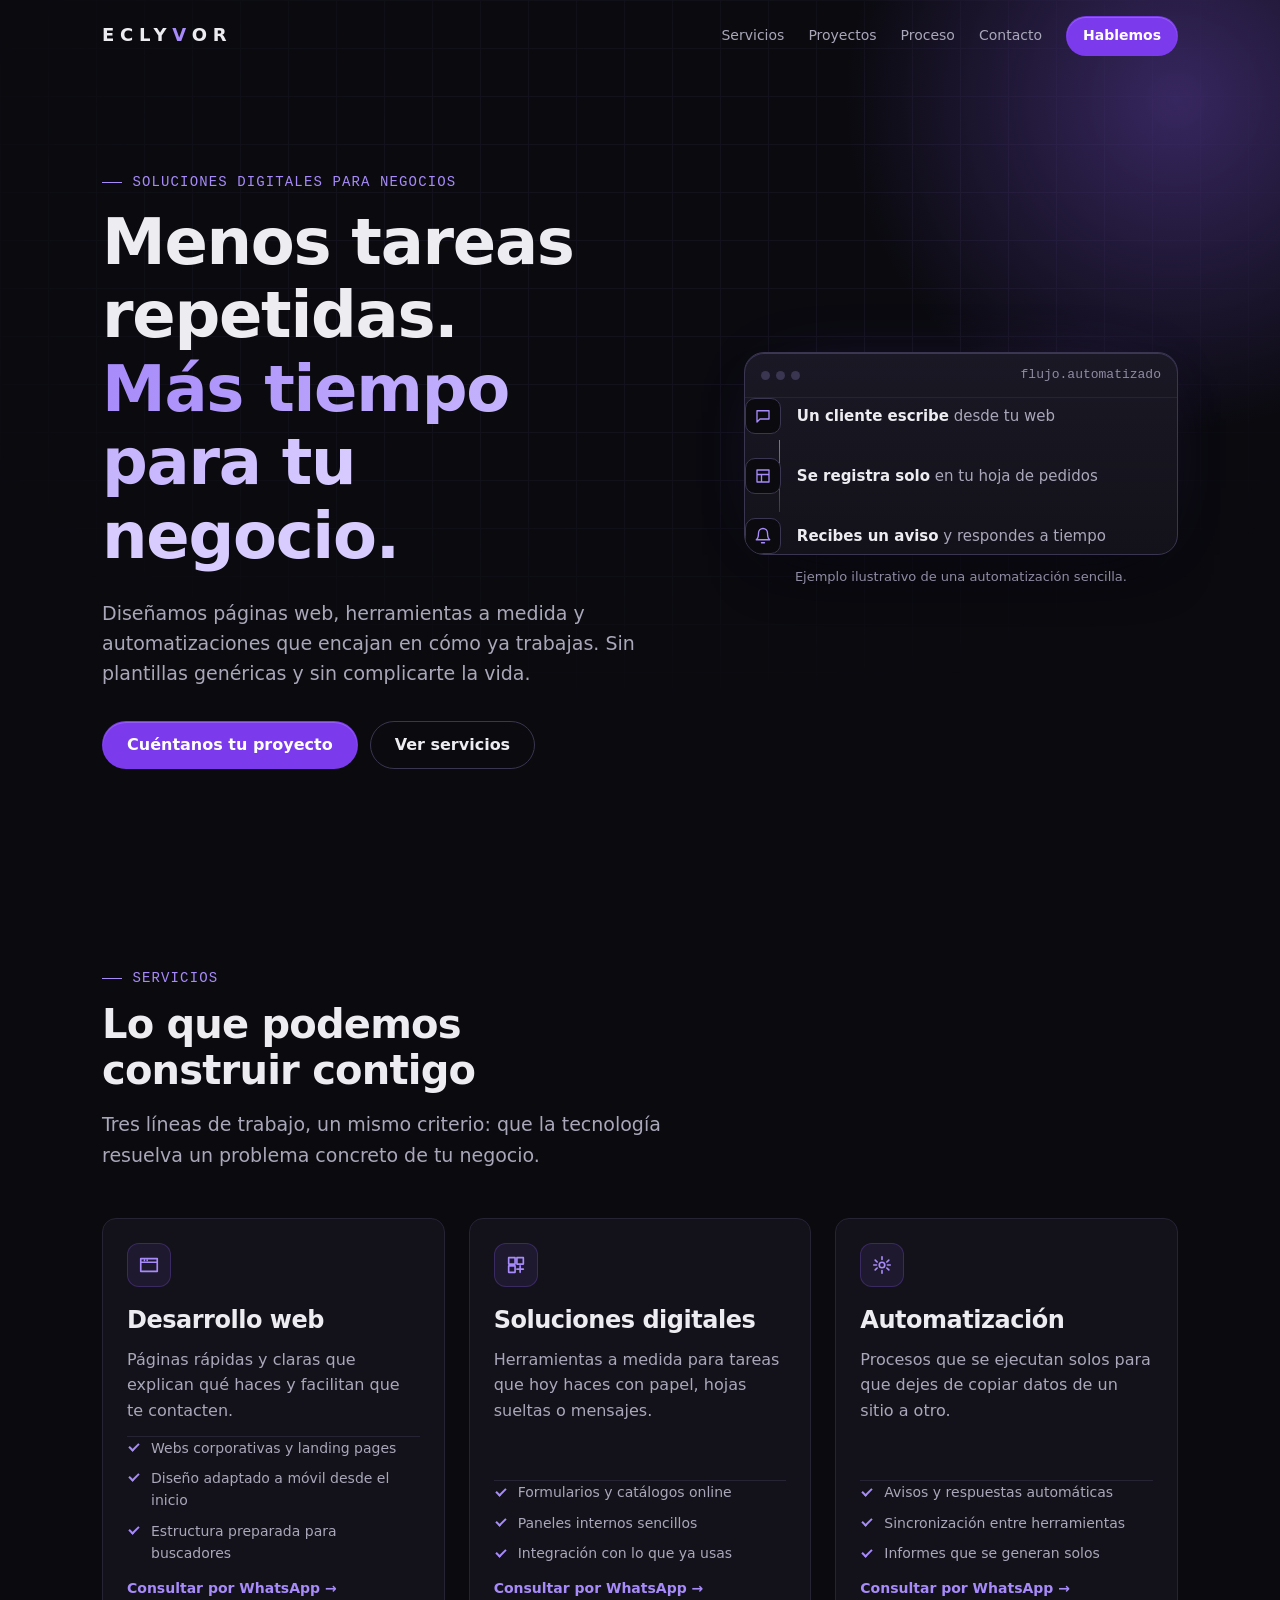
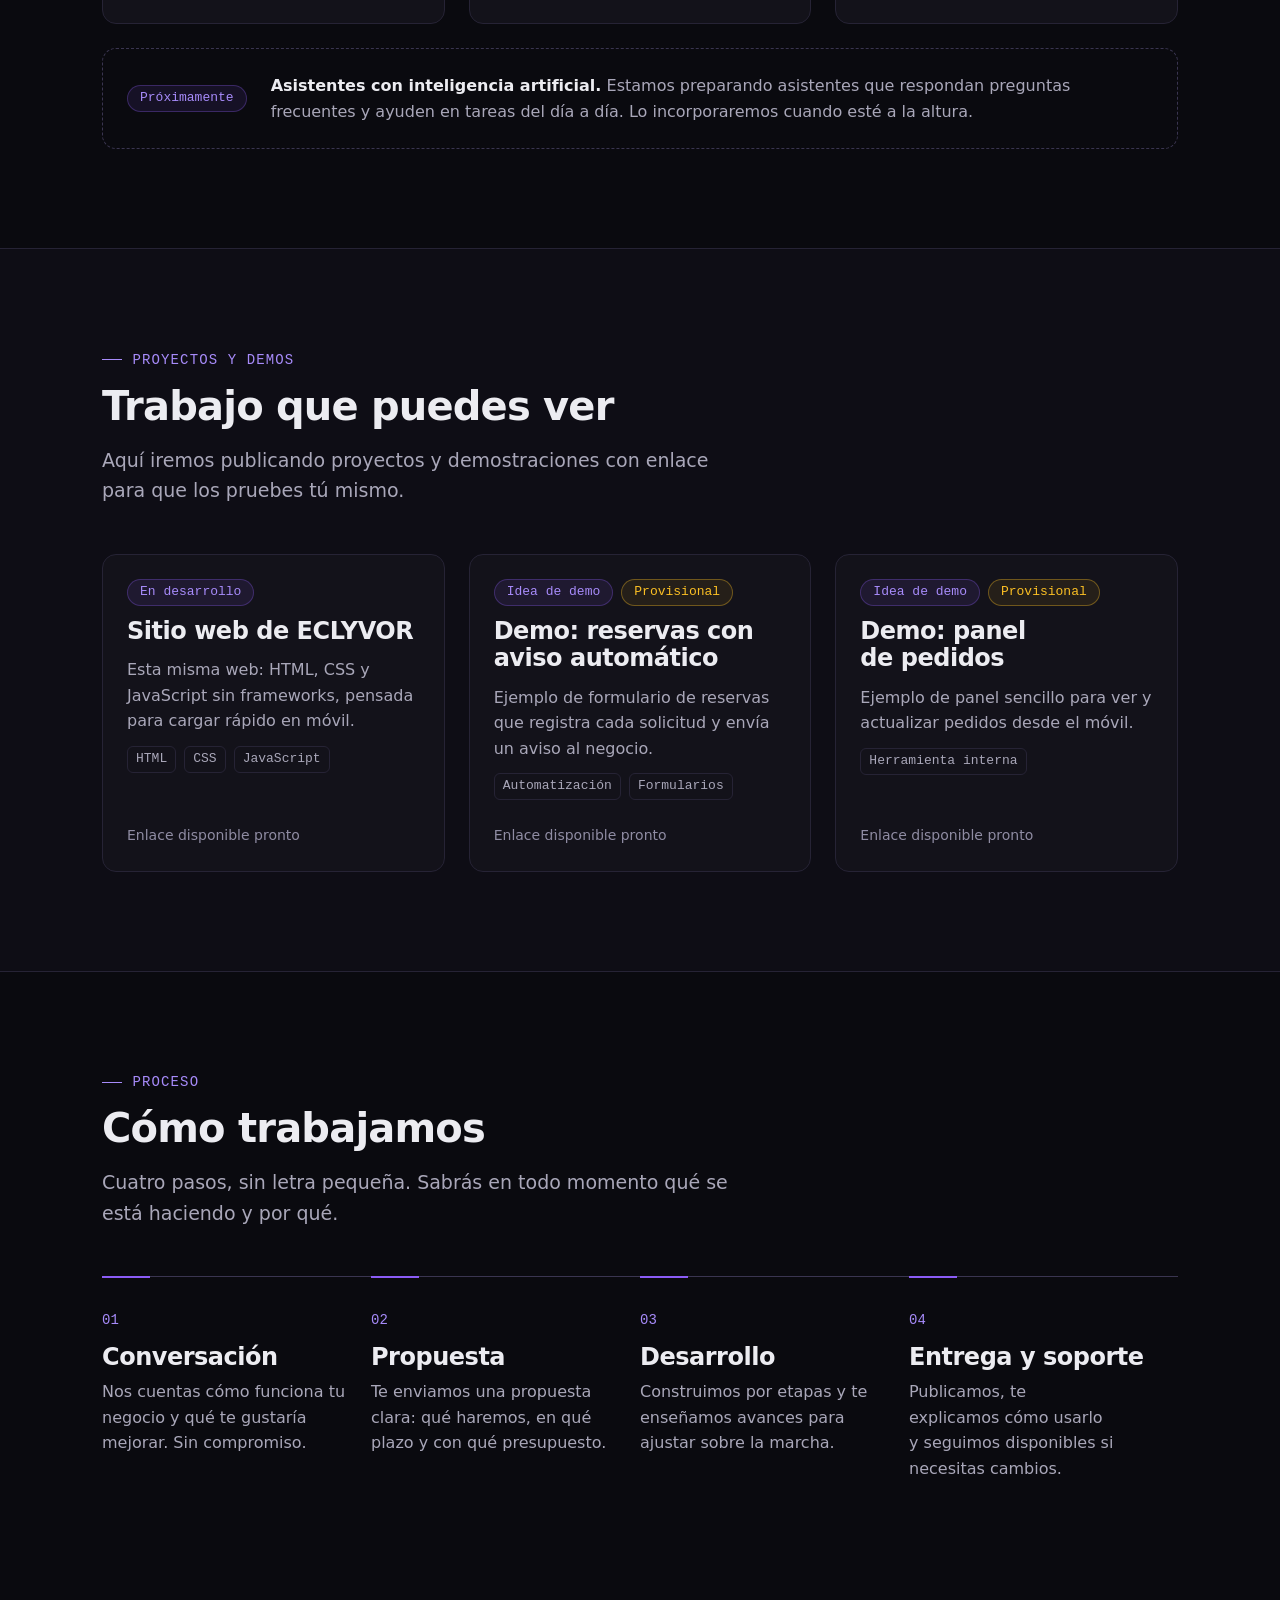
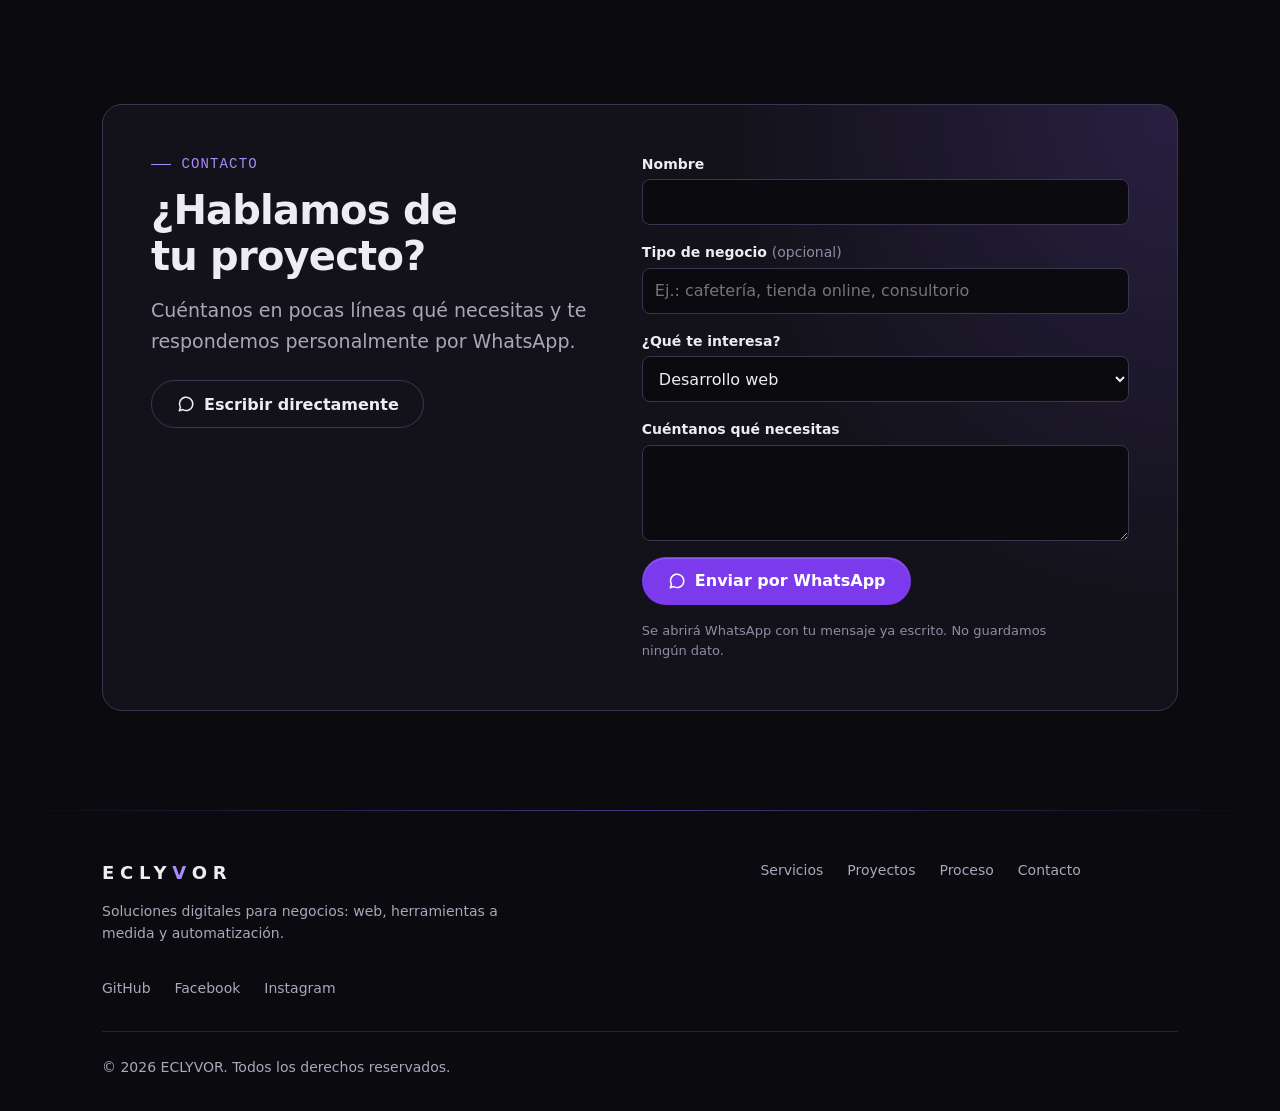
<file: index.html>
<!doctype html>
<html lang="es">
<head>
  <meta charset="utf-8">
  <meta name="viewport" content="width=device-width, initial-scale=1">
  <title>ECLYVOR · Páginas web, herramientas digitales y automatización para negocios</title>
  <meta name="description" content="Diseñamos páginas web, herramientas a medida y automatizaciones que encajan en cómo ya trabaja tu negocio. Escríbenos por WhatsApp y cuéntanos tu proyecto.">
  <meta name="theme-color" content="#0a0a0f">

  <!-- PENDIENTE (V1.0): con la URL final, añadir <link rel="canonical"> y og:url,
       y convertir og:image en una URL absoluta -->
  <meta property="og:type" content="website">
  <meta property="og:locale" content="es_ES">
  <meta property="og:site_name" content="ECLYVOR">
  <meta property="og:title" content="ECLYVOR · Soluciones digitales para negocios">
  <meta property="og:description" content="Páginas web, herramientas a medida y automatizaciones para que tu negocio haga menos tareas repetidas.">
  <meta property="og:image" content="assets/compartir.png">
  <meta property="og:image:width" content="1200">
  <meta property="og:image:height" content="630">
  <meta property="og:image:alt" content="Logotipo de ECLYVOR sobre fondo oscuro con acento violeta">
  <meta name="twitter:card" content="summary_large_image">

  <link rel="icon" href="assets/favicon.svg" type="image/svg+xml">
  <link rel="apple-touch-icon" href="assets/icono-180.png">
  <link rel="manifest" href="manifest.webmanifest">

  <link rel="stylesheet" href="css/base.css">
  <link rel="stylesheet" href="css/layout.css">
  <link rel="stylesheet" href="css/components.css">
  <script src="js/config.js" defer></script>
  <script src="js/main.js" defer></script>

  <script type="application/ld+json">
  {
    "@context": "https://schema.org",
    "@type": "Organization",
    "name": "ECLYVOR",
    "description": "Soluciones digitales para negocios: desarrollo web, herramientas a medida y automatización de procesos.",
    "knowsAbout": ["Desarrollo web", "Soluciones digitales", "Automatización de procesos"]
  }
  </script>
</head>
<body>
  <a class="saltar" href="#contenido">Saltar al contenido</a>

  <header class="cabecera" data-cabecera>
    <div class="contenedor cabecera-interior">
      <a class="logo" href="#inicio" aria-label="ECLYVOR, ir al inicio">ECLY<span class="logo-acento">V</span>OR</a>

      <button class="boton-menu" type="button" aria-expanded="false" aria-controls="menu" aria-label="Abrir menú" data-boton-menu>
        <span class="boton-menu-barra"></span>
      </button>

      <nav class="menu" id="menu" aria-label="Principal" data-menu>
        <ul class="menu-lista">
          <li><a href="#servicios">Servicios</a></li>
          <li><a href="#proyectos">Proyectos</a></li>
          <li><a href="#proceso">Proceso</a></li>
          <li><a href="#contacto">Contacto</a></li>
        </ul>
        <a class="boton boton-primario boton-sm" href="#contacto">Hablemos</a>
      </nav>
    </div>
  </header>

  <main id="contenido">
    <section class="portada" id="inicio" aria-labelledby="portada-titulo">
      <div class="marcador" data-marcador></div>
      <div class="contenedor portada-interior">
        <div>
          <p class="antetitulo">Soluciones digitales para negocios</p>
          <h1 class="portada-titulo" id="portada-titulo">
            Menos tareas repetidas.<br>
            <span class="texto-acento">Más tiempo para tu negocio.</span>
          </h1>
          <p class="portada-intro">
            Diseñamos páginas web, herramientas a medida y automatizaciones que encajan
            en cómo ya trabajas. Sin plantillas genéricas y sin complicarte la vida.
          </p>
          <div class="portada-acciones">
            <a class="boton boton-primario" href="#contacto">Cuéntanos tu proyecto</a>
            <a class="boton boton-secundario" href="#servicios">Ver servicios</a>
          </div>
        </div>

        <figure class="portada-visual">
          <div class="flujo">
            <div class="flujo-cabecera" aria-hidden="true">
              <span class="punto"></span><span class="punto"></span><span class="punto"></span>
              <span>flujo.automatizado</span>
            </div>
            <ol class="flujo-pasos">
              <li>
                <span class="flujo-icono" aria-hidden="true">
                  <svg class="icono" viewBox="0 0 24 24"><path d="M4 5h16v11H8l-4 4z"/></svg>
                </span>
                <span><strong>Un cliente escribe</strong> desde tu web</span>
              </li>
              <li>
                <span class="flujo-icono" aria-hidden="true">
                  <svg class="icono" viewBox="0 0 24 24"><path d="M4 4h16v16H4zM4 10h16M10 10v10"/></svg>
                </span>
                <span><strong>Se registra solo</strong> en tu hoja de pedidos</span>
              </li>
              <li>
                <span class="flujo-icono" aria-hidden="true">
                  <svg class="icono" viewBox="0 0 24 24"><path d="M6 8a6 6 0 0 1 12 0c0 7 3 9 3 9H3s3-2 3-9M10 21h4"/></svg>
                </span>
                <span><strong>Recibes un aviso</strong> y respondes a tiempo</span>
              </li>
            </ol>
          </div>
          <figcaption>Ejemplo ilustrativo de una automatización sencilla.</figcaption>
        </figure>
      </div>
    </section>

    <section class="seccion" id="servicios" aria-labelledby="servicios-titulo">
      <div class="contenedor">
        <header class="seccion-cabecera aparecer">
          <p class="antetitulo">Servicios</p>
          <h2 class="seccion-titulo" id="servicios-titulo">Lo que podemos construir contigo</h2>
          <p class="seccion-intro">Tres líneas de trabajo, un mismo criterio: que la tecnología resuelva un problema concreto de tu negocio.</p>
        </header>

        <div class="rejilla">
          <article class="tarjeta aparecer">
            <span class="tarjeta-icono" aria-hidden="true">
              <svg class="icono" viewBox="0 0 24 24"><path d="M3 5h18v14H3zM3 9h18M7 7h.01M10 7h.01"/></svg>
            </span>
            <h3 class="tarjeta-titulo">Desarrollo web</h3>
            <p>Páginas rápidas y claras que explican qué haces y facilitan que te contacten.</p>
            <ul class="lista-check">
              <li>Webs corporativas y landing pages</li>
              <li>Diseño adaptado a móvil desde el inicio</li>
              <li>Estructura preparada para buscadores</li>
            </ul>
            <a class="tarjeta-enlace" href="#contacto" data-whatsapp="desarrollo web">Consultar por WhatsApp →</a>
          </article>

          <article class="tarjeta aparecer">
            <span class="tarjeta-icono" aria-hidden="true">
              <svg class="icono" viewBox="0 0 24 24"><path d="M4 4h7v7H4zM13 4h7v7h-7zM4 13h7v7H4zM13 16.5h7M16.5 13v7"/></svg>
            </span>
            <h3 class="tarjeta-titulo">Soluciones digitales</h3>
            <p>Herramientas a medida para tareas que hoy haces con papel, hojas sueltas o mensajes.</p>
            <ul class="lista-check">
              <li>Formularios y catálogos online</li>
              <li>Paneles internos sencillos</li>
              <li>Integración con lo que ya usas</li>
            </ul>
            <a class="tarjeta-enlace" href="#contacto" data-whatsapp="soluciones digitales">Consultar por WhatsApp →</a>
          </article>

          <article class="tarjeta aparecer">
            <span class="tarjeta-icono" aria-hidden="true">
              <svg class="icono" viewBox="0 0 24 24"><path d="M12 3v3M12 18v3M4.6 6.6l2.1 2.1M17.3 15.3l2.1 2.1M3 12h3M18 12h3M4.6 17.4l2.1-2.1M17.3 8.7l2.1-2.1M12 9a3 3 0 1 1 0 6 3 3 0 0 1 0-6z"/></svg>
            </span>
            <h3 class="tarjeta-titulo">Automatización</h3>
            <p>Procesos que se ejecutan solos para que dejes de copiar datos de un sitio a otro.</p>
            <ul class="lista-check">
              <li>Avisos y respuestas automáticas</li>
              <li>Sincronización entre herramientas</li>
              <li>Informes que se generan solos</li>
            </ul>
            <a class="tarjeta-enlace" href="#contacto" data-whatsapp="automatización">Consultar por WhatsApp →</a>
          </article>
        </div>

        <aside class="proximamente aparecer" aria-label="Servicio en preparación">
          <span class="etiqueta">Próximamente</span>
          <p><strong>Asistentes con inteligencia artificial.</strong> Estamos preparando asistentes que respondan preguntas frecuentes y ayuden en tareas del día a día. Lo incorporaremos cuando esté a la altura.</p>
        </aside>
      </div>
    </section>

    <section class="seccion seccion-alt" id="proyectos" aria-labelledby="proyectos-titulo">
      <div class="contenedor">
        <header class="seccion-cabecera aparecer">
          <p class="antetitulo">Proyectos y demos</p>
          <h2 class="seccion-titulo" id="proyectos-titulo">Trabajo que puedes ver</h2>
          <p class="seccion-intro">Aquí iremos publicando proyectos y demostraciones con enlace para que los pruebes tú mismo.</p>
        </header>

        <!-- Las tarjetas salen de js/config.js -->
        <div class="rejilla" data-proyectos>
          <noscript><p class="suave">Activa JavaScript para ver la lista de proyectos.</p></noscript>
        </div>
      </div>
    </section>

    <section class="seccion" id="proceso" aria-labelledby="proceso-titulo">
      <div class="contenedor">
        <header class="seccion-cabecera aparecer">
          <p class="antetitulo">Proceso</p>
          <h2 class="seccion-titulo" id="proceso-titulo">Cómo trabajamos</h2>
          <p class="seccion-intro">Cuatro pasos, sin letra pequeña. Sabrás en todo momento qué se está haciendo y por qué.</p>
        </header>

        <ol class="pasos">
          <li class="paso aparecer">
            <span class="paso-num" aria-hidden="true">01</span>
            <h3 class="paso-titulo">Conversación</h3>
            <p>Nos cuentas cómo funciona tu negocio y qué te gustaría mejorar. Sin compromiso.</p>
          </li>
          <li class="paso aparecer">
            <span class="paso-num" aria-hidden="true">02</span>
            <h3 class="paso-titulo">Propuesta</h3>
            <p>Te enviamos una propuesta clara: qué haremos, en qué plazo y con qué presupuesto.</p>
          </li>
          <li class="paso aparecer">
            <span class="paso-num" aria-hidden="true">03</span>
            <h3 class="paso-titulo">Desarrollo</h3>
            <p>Construimos por etapas y te enseñamos avances para ajustar sobre la marcha.</p>
          </li>
          <li class="paso aparecer">
            <span class="paso-num" aria-hidden="true">04</span>
            <h3 class="paso-titulo">Entrega y soporte</h3>
            <p>Publicamos, te explicamos cómo usarlo y seguimos disponibles si necesitas cambios.</p>
          </li>
        </ol>
      </div>
    </section>

    <section class="seccion" id="contacto" aria-labelledby="contacto-titulo">
      <div class="contenedor">
        <div class="contacto-panel aparecer">
          <div class="contacto-texto">
            <p class="antetitulo">Contacto</p>
            <h2 class="seccion-titulo" id="contacto-titulo">¿Hablamos de tu proyecto?</h2>
            <p class="seccion-intro">Cuéntanos en pocas líneas qué necesitas y te respondemos personalmente por WhatsApp.</p>
            <a class="boton boton-secundario" href="#contacto" data-whatsapp>
              <svg class="icono" viewBox="0 0 24 24" aria-hidden="true"><path d="M4 20l1.3-4A8 8 0 1 1 8 18.7z"/></svg>
              Escribir directamente
            </a>
            <p class="aviso" id="aviso-whatsapp" data-aviso-whatsapp hidden>
              Provisional: el número de WhatsApp aún no está configurado (js/config.js).
            </p>
            <p class="contacto-alt" hidden>
              O por correo: <a href="#" data-correo></a>
            </p>
          </div>

          <form class="formulario" data-formulario>
            <div class="campo">
              <label for="nombre">Nombre</label>
              <input id="nombre" name="nombre" autocomplete="name" required aria-errormessage="nombre-error">
              <p class="campo-error" id="nombre-error">Escribe tu nombre.</p>
            </div>
            <div class="campo">
              <label for="negocio">Tipo de negocio <span>(opcional)</span></label>
              <input id="negocio" name="negocio" placeholder="Ej.: cafetería, tienda online, consultorio">
            </div>
            <div class="campo">
              <label for="servicio">¿Qué te interesa?</label>
              <select id="servicio" name="servicio">
                <option>Desarrollo web</option>
                <option>Soluciones digitales</option>
                <option>Automatización</option>
                <option>Aún no lo sé</option>
              </select>
            </div>
            <div class="campo">
              <label for="detalle">Cuéntanos qué necesitas</label>
              <textarea id="detalle" name="detalle" rows="3" required aria-errormessage="detalle-error"></textarea>
              <p class="campo-error" id="detalle-error">Describe brevemente tu proyecto.</p>
            </div>
            <button class="boton boton-primario" type="submit">
              <svg class="icono" viewBox="0 0 24 24" aria-hidden="true"><path d="M4 20l1.3-4A8 8 0 1 1 8 18.7z"/></svg>
              Enviar por WhatsApp
            </button>
            <p class="formulario-nota">Se abrirá WhatsApp con tu mensaje ya escrito. No guardamos ningún dato.</p>
          </form>
        </div>
      </div>
    </section>
  </main>

  <footer class="pie">
    <div class="contenedor pie-interior">
      <div class="pie-marca">
        <a class="logo" href="#inicio">ECLY<span class="logo-acento">V</span>OR</a>
        <p class="suave">Soluciones digitales para negocios: web, herramientas a medida y automatización.</p>
      </div>
      <nav aria-label="Pie de página">
        <ul class="pie-menu">
          <li><a href="#servicios">Servicios</a></li>
          <li><a href="#proyectos">Proyectos</a></li>
          <li><a href="#proceso">Proceso</a></li>
          <li><a href="#contacto">Contacto</a></li>
        </ul>
      </nav>
      <ul class="pie-redes" data-redes></ul>
      <p class="pie-legal suave">© <span data-anio>2026</span> ECLYVOR. Todos los derechos reservados.</p>
    </div>
  </footer>
</body>
</html>
</file>
<file: css/base.css>
/* Variables de diseño, reset y tipografía */

:root {
  --fondo: #0a0a0f;
  --fondo-alt: #0e0d15;
  --superficie: #13121a;
  --superficie-2: #1a1824;
  --borde: #262335;
  --borde-fuerte: #3a3550;

  --texto: #ececf1;
  --texto-suave: #a9a7b9;
  --texto-tenue: #8f8ca3;

  --acento: #8b5cf6;
  --acento-fuerte: #7c3aed;
  --acento-claro: #a78bfa;
  --acento-brillo: rgb(139 92 246 / 0.35);
  --aviso: #fbbf24;
  --error: #f87171;

  --fuente: system-ui, -apple-system, "Segoe UI", Roboto, "Helvetica Neue", Arial, sans-serif;
  --fuente-mono: ui-monospace, "SF Mono", "Cascadia Code", "Roboto Mono", Menlo, Consolas, monospace;

  --t-xs: 0.8125rem;
  --t-sm: 0.875rem;
  --t-lg: clamp(1.0625rem, 1rem + 0.3vw, 1.1875rem);
  --t-xl: clamp(1.25rem, 1.1rem + 0.6vw, 1.5rem);
  --t-2xl: clamp(1.75rem, 1.4rem + 1.6vw, 2.5rem);
  --t-3xl: clamp(2.25rem, 1.6rem + 3.2vw, 4rem);

  --esp-1: 0.25rem;
  --esp-2: 0.5rem;
  --esp-3: 0.75rem;
  --esp-4: 1rem;
  --esp-5: 1.5rem;
  --esp-6: 2rem;
  --esp-7: 3rem;
  --esp-8: clamp(4rem, 3rem + 4vw, 7rem);

  --radio-sm: 8px;
  --radio: 14px;
  --radio-lg: 20px;

  --ancho-max: 1140px;
  --margen: 1rem;
  --alto-cabecera: 64px;

  --curva: cubic-bezier(0.2, 0.7, 0.2, 1);
  --duracion: 200ms;
}

@media (min-width: 640px) {
  :root { --margen: 1.5rem; }
}

@media (min-width: 1024px) {
  :root { --margen: 2rem; --alto-cabecera: 72px; }
}

*,
*::before,
*::after {
  box-sizing: border-box;
  margin: 0;
}

html {
  color-scheme: dark;
  text-size-adjust: 100%;
  -webkit-text-size-adjust: 100%;
  /* Deja sitio a la cabecera fija al saltar a una sección */
  scroll-padding-top: calc(var(--alto-cabecera) + var(--esp-4));
}

@media (prefers-reduced-motion: no-preference) {
  html { scroll-behavior: smooth; }
}

body {
  min-height: 100vh;
  background-color: var(--fondo);
  color: var(--texto);
  font-family: var(--fuente);
  line-height: 1.6;
  -webkit-font-smoothing: antialiased;
  overflow-x: clip;
}

svg {
  display: block;
}

ul[class],
ol[class] {
  list-style: none;
  padding: 0;
}

a {
  color: inherit;
  text-decoration-thickness: 1px;
  text-underline-offset: 3px;
}

button,
input,
select,
textarea {
  font: inherit;
  color: inherit;
}

h1, h2, h3 {
  line-height: 1.15;
  letter-spacing: -0.02em;
  text-wrap: balance;
}

p {
  text-wrap: pretty;
}

:focus-visible {
  outline: 2px solid var(--acento-claro);
  outline-offset: 3px;
  border-radius: 4px;
}

::selection {
  background: var(--acento);
  color: #fff;
}

.oculto-visual {
  position: absolute;
  width: 1px;
  height: 1px;
  overflow: hidden;
  clip-path: inset(50%);
  white-space: nowrap;
}

.saltar {
  position: absolute;
  top: var(--esp-2);
  left: var(--esp-2);
  z-index: 100;
  padding: var(--esp-2) var(--esp-4);
  background: var(--acento-fuerte);
  color: #fff;
  border-radius: var(--radio-sm);
  translate: 0 -200%;
}

.saltar:focus {
  translate: none;
}

.suave {
  color: var(--texto-suave);
}

.texto-acento {
  color: var(--acento-claro);
  background: linear-gradient(100deg, var(--acento-claro), #d8ccff 70%);
  -webkit-background-clip: text;
  background-clip: text;
  -webkit-text-fill-color: transparent;
}

.antetitulo {
  display: flex;
  align-items: center;
  gap: 0.75em;
  font-family: var(--fuente-mono);
  font-size: var(--t-sm);
  letter-spacing: 0.08em;
  text-transform: uppercase;
  color: var(--acento-claro);
  margin-bottom: var(--esp-3);
}

.antetitulo::before {
  content: "";
  width: 20px;
  height: 1px;
  background: currentColor;
}
</file>
<file: css/layout.css>
/* Estructura: contenedor, cabecera, secciones y pie */

.contenedor {
  max-width: var(--ancho-max);
  margin-inline: auto;
  padding-inline: var(--margen);
}

/* Cabecera */

.cabecera {
  position: fixed;
  inset: 0 0 auto;
  z-index: 50;
  height: var(--alto-cabecera);
  border-bottom: 1px solid transparent;
  transition: background-color var(--duracion) var(--curva), border-color var(--duracion) var(--curva);
}

.cabecera.con-fondo,
.cabecera.abierta {
  background-color: rgb(10 10 15 / 0.85);
  border-bottom-color: var(--borde);
  backdrop-filter: blur(12px);
  -webkit-backdrop-filter: blur(12px);
}

.cabecera-interior {
  display: flex;
  align-items: center;
  justify-content: space-between;
  height: 100%;
}

/* Menú: en móvil es un panel que se despliega bajo la cabecera */

.menu {
  display: none;
  position: absolute;
  top: var(--alto-cabecera);
  inset-inline: 0;
  flex-direction: column;
  align-items: flex-start;
  gap: var(--esp-4);
  padding: var(--esp-4) var(--margen) var(--esp-5);
  background-color: var(--fondo);
  border-bottom: 1px solid var(--borde);
}

.cabecera.abierta .menu {
  display: flex;
}

@media (prefers-reduced-motion: no-preference) {
  .menu {
    transition: opacity var(--duracion) var(--curva), translate var(--duracion) var(--curva);
  }

  @starting-style {
    .cabecera.abierta .menu {
      opacity: 0;
      translate: 0 -8px;
    }
  }
}

.menu-lista {
  align-self: stretch;
}

.menu-lista a {
  display: block;
  padding: var(--esp-3) 0;
  font-size: var(--t-lg);
  color: var(--texto-suave);
  text-decoration: none;
  border-bottom: 1px solid var(--borde);
  transition: color var(--duracion) var(--curva);
}

/* .actual la pone main.js según la sección visible */
.menu-lista a:hover,
.menu-lista a.actual {
  color: var(--texto);
}

@media (min-width: 768px) {
  .menu {
    display: flex;
    position: static;
    flex-direction: row;
    align-items: center;
    gap: var(--esp-5);
    padding: 0;
    background: none;
    border: 0;
  }

  .menu-lista {
    display: flex;
    gap: var(--esp-5);
  }

  .menu-lista a {
    position: relative;
    padding: var(--esp-2) 0;
    font-size: var(--t-sm);
    border-bottom: 0;
  }

  .menu-lista a::after {
    content: "";
    position: absolute;
    inset: auto 0 0;
    height: 2px;
    background: var(--acento);
    border-radius: 2px;
    scale: 0 1;
    transition: scale var(--duracion) var(--curva);
  }

  .menu-lista a.actual::after {
    scale: 1;
  }
}

/* Secciones */

.seccion {
  padding-block: var(--esp-8);
}

.seccion-alt {
  background-color: var(--fondo-alt);
  border-block: 1px solid var(--borde);
}

.seccion-cabecera {
  max-width: 640px;
  margin-bottom: var(--esp-7);
}

.seccion-titulo {
  font-size: var(--t-2xl);
  margin-bottom: var(--esp-4);
}

.seccion-intro {
  font-size: var(--t-lg);
  color: var(--texto-suave);
}

/* Portada */

.portada {
  position: relative;
  padding-block: calc(var(--alto-cabecera) + var(--esp-7)) var(--esp-8);
  overflow: hidden;
  isolation: isolate;
}

/* Cuadrícula fina y resplandor violeta de fondo */
.portada::before,
.portada::after {
  content: "";
  position: absolute;
  z-index: -1;
  pointer-events: none;
}

.portada::before {
  inset: 0;
  background-image:
    linear-gradient(var(--borde) 1px, transparent 1px),
    linear-gradient(90deg, var(--borde) 1px, transparent 1px);
  background-size: 48px 48px;
  opacity: 0.35;
  mask-image: radial-gradient(ellipse 80% 70% at 50% 30%, #000 30%, transparent 75%);
}

.portada::after {
  width: min(720px, 120vw);
  aspect-ratio: 1;
  top: -30%;
  right: -20%;
  background: radial-gradient(circle, var(--acento-brillo), transparent 65%);
}

/* Punto de referencia para saber si se ha hecho scroll */
.marcador {
  position: absolute;
  top: 0;
  height: 1px;
}

.portada-interior {
  display: grid;
  gap: var(--esp-7);
  align-items: center;
}

.portada-titulo {
  font-size: var(--t-3xl);
  margin-bottom: var(--esp-5);
}

.portada-intro {
  max-width: 36rem;
  font-size: var(--t-lg);
  color: var(--texto-suave);
  margin-bottom: var(--esp-6);
}

.portada-acciones {
  display: flex;
  flex-wrap: wrap;
  gap: var(--esp-3);
}

@media (min-width: 1024px) {
  .portada {
    padding-top: calc(var(--alto-cabecera) + var(--esp-8));
  }

  .portada-interior {
    grid-template-columns: 1.25fr 1fr;
    gap: var(--esp-8);
  }
}

.pagina-404 {
  min-height: 100vh;
  padding-top: var(--esp-6);
}

.pagina-404 .logo {
  display: inline-block;
  margin-bottom: var(--esp-8);
}

/* Contacto */

.contacto-panel {
  display: grid;
  gap: var(--esp-6);
  padding: var(--esp-6) var(--esp-5);
  border: 1px solid var(--borde-fuerte);
  border-radius: var(--radio-lg);
  background:
    radial-gradient(ellipse 60% 120% at 100% 0%, rgb(139 92 246 / 0.18), transparent 70%),
    var(--superficie);
}

@media (min-width: 900px) {
  .contacto-panel {
    grid-template-columns: 1fr 1.1fr;
    gap: var(--esp-7);
    padding: var(--esp-7);
  }
}

/* Pie */

.pie {
  padding-block: var(--esp-7) var(--esp-6);
  border-top: 1px solid transparent;
  border-image: linear-gradient(90deg, transparent, rgb(139 92 246 / 0.5), transparent) 1;
  font-size: var(--t-sm);
}

.pie-interior {
  display: grid;
  gap: var(--esp-6);
}

.pie-marca .logo {
  display: inline-block;
  margin-bottom: var(--esp-3);
}

.pie-marca p {
  max-width: 28rem;
}

.pie-menu,
.pie-redes {
  display: flex;
  flex-wrap: wrap;
  gap: var(--esp-2) var(--esp-5);
}

.pie-menu a,
.pie-redes a {
  color: var(--texto-suave);
  text-decoration: none;
}

.pie-menu a:hover,
.pie-redes a:hover {
  color: var(--texto);
}

.pie-redes:empty {
  display: none;
}

.pie-legal {
  padding-top: var(--esp-5);
  border-top: 1px solid var(--borde);
}

@media (min-width: 768px) {
  .pie-interior {
    grid-template-columns: 1.5fr 1fr;
  }

  .pie-legal {
    grid-column: 1 / -1;
  }
}
</file>
<file: css/components.css>
/* Componentes: logo, botones, tarjetas, pasos, formulario y animaciones */

.logo {
  font-weight: 700;
  font-size: 1.125rem;
  letter-spacing: 0.32em;
  /* Compensa el espacio que deja la última letra */
  margin-right: -0.32em;
  text-decoration: none;
  color: var(--texto);
}

.logo-acento {
  color: var(--acento-claro);
}

/* Botón del menú móvil */

.boton-menu {
  display: grid;
  place-items: center;
  width: 44px;
  height: 44px;
  margin-right: -10px;
  background: none;
  border: 0;
  border-radius: var(--radio-sm);
  cursor: pointer;
}

@media (min-width: 768px) {
  .boton-menu { display: none; }
}

.boton-menu-barra,
.boton-menu-barra::before,
.boton-menu-barra::after {
  width: 20px;
  height: 2px;
  background: var(--texto);
  border-radius: 2px;
  transition: rotate var(--duracion) var(--curva), translate var(--duracion) var(--curva), background-color var(--duracion);
}

.boton-menu-barra {
  position: relative;
}

.boton-menu-barra::before,
.boton-menu-barra::after {
  content: "";
  position: absolute;
  left: 0;
}

.boton-menu-barra::before { translate: 0 -6px; }
.boton-menu-barra::after { translate: 0 6px; }

.boton-menu[aria-expanded="true"] .boton-menu-barra { background: transparent; }
.boton-menu[aria-expanded="true"] .boton-menu-barra::before { translate: none; rotate: 45deg; }
.boton-menu[aria-expanded="true"] .boton-menu-barra::after { translate: none; rotate: -45deg; }

/* Botones */

.boton {
  display: inline-flex;
  align-items: center;
  justify-content: center;
  gap: var(--esp-2);
  min-height: 48px;
  padding: var(--esp-3) var(--esp-5);
  font-weight: 600;
  line-height: 1.2;
  text-align: center;
  text-decoration: none;
  border: 1px solid transparent;
  border-radius: 999px;
  cursor: pointer;
  transition:
    background-color var(--duracion) var(--curva),
    border-color var(--duracion) var(--curva),
    box-shadow var(--duracion) var(--curva);
}

.boton-primario {
  background-color: var(--acento-fuerte);
  color: #fff;
  box-shadow: inset 0 1px 0 rgb(255 255 255 / 0.18);
}

.boton-primario:hover {
  background-color: var(--acento);
  box-shadow: inset 0 1px 0 rgb(255 255 255 / 0.18), 0 8px 28px -8px var(--acento-brillo);
}

.boton-secundario {
  background-color: transparent;
  border-color: var(--borde-fuerte);
}

.boton-secundario:hover {
  border-color: var(--acento-claro);
  background-color: rgb(139 92 246 / 0.08);
}

.boton:active {
  translate: 0 1px;
}

.boton-sm {
  min-height: 40px;
  padding: var(--esp-2) var(--esp-4);
  font-size: var(--t-sm);
}

.boton[aria-disabled="true"] {
  opacity: 0.55;
  cursor: not-allowed;
  box-shadow: none;
}

.icono {
  width: 20px;
  height: 20px;
  fill: none;
  stroke: currentColor;
  stroke-width: 1.8;
  stroke-linecap: round;
  stroke-linejoin: round;
}

/* Portada: ejemplo de flujo automatizado */

.portada-visual {
  max-width: 470px;
  width: 100%;
  justify-self: center;
}

.flujo {
  border: 1px solid var(--borde-fuerte);
  border-radius: var(--radio-lg);
  background: linear-gradient(180deg, var(--superficie-2), var(--superficie));
  box-shadow:
    inset 0 1px 0 rgb(167 139 250 / 0.25),
    0 30px 60px -30px rgb(0 0 0 / 0.8),
    0 0 80px -40px var(--acento-brillo);
  overflow: hidden;
}

.flujo-cabecera {
  display: flex;
  align-items: center;
  gap: 6px;
  padding: var(--esp-3) var(--esp-4);
  border-bottom: 1px solid var(--borde);
}

.flujo-cabecera .punto {
  width: 9px;
  height: 9px;
  border-radius: 50%;
  background: var(--borde-fuerte);
}

.flujo-cabecera span:last-child {
  margin-left: auto;
  font-family: var(--fuente-mono);
  font-size: var(--t-xs);
  color: var(--texto-tenue);
}

.flujo-pasos {
  position: relative;
  display: grid;
  gap: var(--esp-5);
  padding: var(--esp-5) var(--esp-4);
}

/* Línea que une los pasos */
.flujo-pasos::before {
  content: "";
  position: absolute;
  inset-block: calc(var(--esp-5) + 18px);
  left: calc(var(--esp-4) + 18px);
  width: 1px;
  background: linear-gradient(var(--acento), var(--borde-fuerte));
}

.flujo-pasos li {
  display: flex;
  align-items: center;
  gap: var(--esp-4);
  font-size: clamp(var(--t-sm), 0.8rem + 0.2vw, 0.9375rem);
  color: var(--texto-suave);
}

.flujo-pasos strong {
  color: var(--texto);
  font-weight: 600;
}

.flujo-icono {
  flex: none;
  position: relative;
  display: grid;
  place-items: center;
  width: 36px;
  height: 36px;
  border-radius: 10px;
  background: var(--fondo);
  border: 1px solid var(--borde-fuerte);
  color: var(--acento-claro);
}

.flujo-icono .icono {
  width: 18px;
  height: 18px;
}

@media (prefers-reduced-motion: no-preference) {
  .flujo-icono {
    animation: pulso 4.5s var(--curva) infinite;
  }
  .flujo-pasos li:nth-child(2) .flujo-icono { animation-delay: 1.5s; }
  .flujo-pasos li:nth-child(3) .flujo-icono { animation-delay: 3s; }
}

@keyframes pulso {
  10% {
    border-color: var(--acento);
    box-shadow: 0 0 18px -2px var(--acento-brillo);
  }
  30% {
    border-color: var(--borde-fuerte);
    box-shadow: none;
  }
}

.portada-visual figcaption {
  margin-top: var(--esp-3);
  font-size: var(--t-xs);
  color: var(--texto-tenue);
  text-align: center;
}

/* Tarjetas */

.rejilla {
  display: grid;
  gap: var(--esp-4);
}

@media (min-width: 640px) {
  .rejilla { grid-template-columns: repeat(2, 1fr); }
}

@media (min-width: 1024px) {
  .rejilla { grid-template-columns: repeat(3, 1fr); gap: var(--esp-5); }
}

.tarjeta {
  display: flex;
  flex-direction: column;
  gap: var(--esp-3);
  padding: var(--esp-5);
  background: var(--superficie);
  border: 1px solid var(--borde);
  border-radius: var(--radio);
  transition: border-color var(--duracion) var(--curva), box-shadow var(--duracion) var(--curva);
}

.tarjeta:hover {
  border-color: rgb(139 92 246 / 0.45);
  box-shadow: 0 0 0 1px rgb(139 92 246 / 0.15), 0 18px 40px -24px var(--acento-brillo);
}

.tarjeta p {
  color: var(--texto-suave);
}

.tarjeta-icono {
  display: grid;
  place-items: center;
  width: 44px;
  height: 44px;
  margin-bottom: var(--esp-2);
  border-radius: 12px;
  background: rgb(139 92 246 / 0.1);
  border: 1px solid rgb(139 92 246 / 0.25);
  color: var(--acento-claro);
}

.tarjeta-icono .icono {
  width: 22px;
  height: 22px;
}

.tarjeta-titulo {
  font-size: var(--t-xl);
}

.lista-check {
  display: grid;
  gap: var(--esp-2);
  margin-top: auto;
  padding-top: var(--esp-4);
  border-top: 1px solid var(--borde);
  font-size: var(--t-sm);
  color: var(--texto-suave);
}

.lista-check li {
  position: relative;
  padding-left: var(--esp-5);
}

.lista-check li::before {
  content: "";
  position: absolute;
  left: 2px;
  top: 0.45em;
  width: 10px;
  height: 6px;
  border-left: 2px solid var(--acento-claro);
  border-bottom: 2px solid var(--acento-claro);
  rotate: -45deg;
}

.tarjeta-enlace {
  align-self: flex-start;
  font-weight: 600;
  font-size: var(--t-sm);
  color: var(--acento-claro);
  text-decoration: none;
}

.tarjeta-enlace:hover {
  text-decoration: underline;
}

.tarjeta-enlace.pendiente {
  margin-top: auto;
  color: var(--texto-tenue);
  font-weight: 400;
}

.tarjeta-proyecto .tarjeta-enlace {
  margin-top: auto;
  padding-top: var(--esp-3);
}

.tarjeta-meta,
.tecnologias {
  display: flex;
  flex-wrap: wrap;
  gap: var(--esp-2);
}

.tecnologias li {
  padding: 2px var(--esp-2);
  font-family: var(--fuente-mono);
  font-size: var(--t-xs);
  color: var(--texto-suave);
  border: 1px solid var(--borde);
  border-radius: 6px;
}

/* Etiquetas */

.etiqueta {
  padding: 2px var(--esp-3);
  font-family: var(--fuente-mono);
  font-size: var(--t-xs);
  color: var(--acento-claro);
  background: rgb(139 92 246 / 0.1);
  border: 1px solid rgb(139 92 246 / 0.3);
  border-radius: 999px;
  white-space: nowrap;
}

/* Amarilla a propósito: el contenido provisional no debe confundirse con el real */
.etiqueta-provisional {
  color: var(--aviso);
  background: rgb(251 191 36 / 0.08);
  border-color: rgb(251 191 36 / 0.35);
}

.proximamente {
  display: flex;
  flex-direction: column;
  align-items: flex-start;
  gap: var(--esp-3);
  margin-top: var(--esp-5);
  padding: var(--esp-5);
  border: 1px dashed var(--borde-fuerte);
  border-radius: var(--radio);
  color: var(--texto-suave);
}

.proximamente strong {
  color: var(--texto);
}

@media (min-width: 768px) {
  .proximamente {
    flex-direction: row;
    align-items: center;
    gap: var(--esp-5);
  }
}

/* Proceso */

.pasos {
  display: grid;
  gap: var(--esp-4);
}

@media (min-width: 640px) {
  .pasos { grid-template-columns: repeat(2, 1fr); }
}

/* En escritorio los pasos van pegados para que la línea superior sea continua */
@media (min-width: 1024px) {
  .pasos { grid-template-columns: repeat(4, 1fr); gap: 0; }
}

/* Sin margen izquierdo para que el texto quede alineado con el título de la sección */
.paso {
  position: relative;
  padding: var(--esp-6) var(--esp-5) var(--esp-5) 0;
  border-top: 1px solid var(--borde-fuerte);
}

.paso::before {
  content: "";
  position: absolute;
  top: -1px;
  left: 0;
  width: 48px;
  height: 2px;
  background: var(--acento);
}

.paso-num {
  display: block;
  margin-bottom: var(--esp-3);
  font-family: var(--fuente-mono);
  font-size: var(--t-sm);
  color: var(--acento-claro);
}

.paso-titulo {
  font-size: var(--t-xl);
  margin-bottom: var(--esp-2);
}

.paso p {
  color: var(--texto-suave);
}

/* Contacto */

.contacto-texto .seccion-intro {
  margin-bottom: var(--esp-5);
}

.contacto-alt {
  margin-top: var(--esp-4);
  font-size: var(--t-sm);
  color: var(--texto-suave);
}

.aviso {
  margin-top: var(--esp-3);
  font-size: var(--t-sm);
  color: var(--aviso);
}

.formulario {
  display: grid;
  gap: var(--esp-4);
}

.campo {
  display: grid;
  gap: var(--esp-1);
}

.campo label {
  font-size: var(--t-sm);
  font-weight: 600;
}

.campo label span {
  font-weight: 400;
  color: var(--texto-tenue);
}

.campo :is(input, select, textarea) {
  width: 100%;
  min-height: 46px;
  padding: var(--esp-2) var(--esp-3);
  background: var(--fondo);
  border: 1px solid var(--borde-fuerte);
  border-radius: var(--radio-sm);
  transition: border-color var(--duracion) var(--curva);
}

.campo textarea {
  min-height: 96px;
  resize: vertical;
}

.campo :is(input, select, textarea):focus-visible {
  outline-offset: 0;
  border-color: var(--acento-claro);
}

.campo :user-invalid {
  border-color: var(--error);
}

.campo-error {
  display: none;
  font-size: var(--t-sm);
  color: var(--error);
}

.campo :user-invalid + .campo-error {
  display: block;
}

@media (min-width: 640px) {
  .formulario .boton {
    justify-self: start;
  }
}

.formulario-nota {
  font-size: var(--t-xs);
  color: var(--texto-tenue);
}

/* Las secciones aparecen al entrar en pantalla. Solo donde hay animaciones
   ligadas al scroll; en el resto el contenido se ve sin animación. */

@media (prefers-reduced-motion: no-preference) {
  @supports ((animation-timeline: view()) and (animation-range: entry)) {
    @keyframes aparecer {
      from {
        opacity: 0;
        translate: 0 24px;
      }
    }

    /* Termina tras 160px de recorrido: así los bloques altos no se quedan a medio aparecer */
    .aparecer {
      animation: aparecer linear backwards;
      animation-timeline: view();
      animation-range: entry 0 entry 160px;
    }
  }
}
</file>
